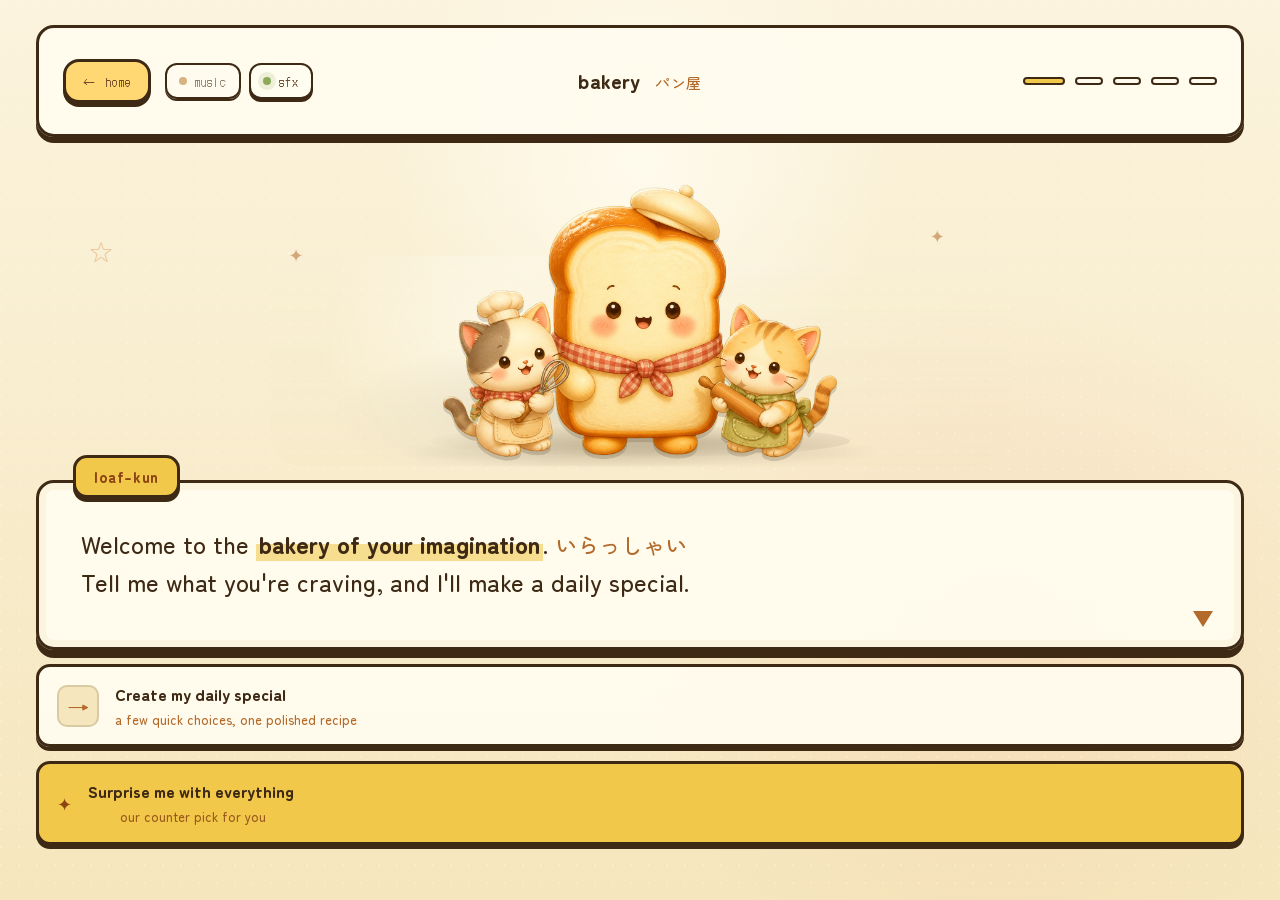
<file: bakery.html>
<!doctype html>
<html lang="en">
<head>
  <meta charset="utf-8" />
  <meta name="viewport" content="width=device-width, initial-scale=1, viewport-fit=cover" />
  <title>Judy's Bakery | ちいさなベーカリー</title>
  <meta name="description" content="A tiny English and Japanese bakery recipe picker with warm bread ideas." />
  <link rel="preconnect" href="https://fonts.googleapis.com" />
  <link rel="preconnect" href="https://fonts.gstatic.com" crossorigin />
  <link href="https://fonts.googleapis.com/css2?family=DotGothic16&family=M+PLUS+Rounded+1c:wght@400;500;700;800&family=Zen+Maru+Gothic:wght@400;500;700;800;900&display=swap" rel="stylesheet" />
  <link rel="stylesheet" href="bakery.css" />
</head>
<body>
  <main class="bakery-shell">
    <section class="bakery-card" aria-labelledby="bakery-title">
      <header class="bakery-top">
        <div class="gamebar-left">
          <a class="home-link" href="./index.html">home</a>
          <div class="audio-toggles" aria-label="audio controls">
            <button id="music-btn" class="sound-btn" type="button" aria-pressed="false">
              <span class="sound-dot"></span>
              music
            </button>
            <button id="sfx-btn" class="sound-btn playing" type="button" aria-pressed="true">
              <span class="sound-dot"></span>
              sfx
            </button>
          </div>
        </div>
        <h1 id="bakery-title" class="gamebar-title">
          bakery <span>パン屋</span>
        </h1>
        <div class="progress" aria-label="recipe progress">
          <span class="dot progress-chip active"></span>
          <span class="dot progress-chip"></span>
          <span class="dot progress-chip"></span>
          <span class="dot progress-chip"></span>
          <span class="dot progress-chip"></span>
        </div>
      </header>

      <div class="bakery-stage">
        <div class="scene-characters" aria-hidden="true">
          <span class="scene-sparkle sparkle-1">✦</span>
          <span class="scene-sparkle sparkle-2">✦</span>
          <span class="scene-sparkle sparkle-3">✦</span>
          <div class="speaker-portrait">
            <img class="mascot-sprite" src="./assets/bakery-mascot.png" alt="" decoding="async" />
          </div>
        </div>
      </div>

      <section class="dialog" aria-live="polite">
        <div class="dialog-head">
          <div>
            <p id="speaker-name" class="speaker-name"></p>
          </div>
          <p id="speaker-tag" class="speaker-tag"></p>
        </div>
        <p id="dialog-text"></p>
        <span id="dialog-cursor" class="dialog-cursor"></span>
      </section>

      <section id="choices" class="choices" aria-label="bakery choices"></section>
    </section>
  </main>

  <script src="./vendor-howler.min.js?v=2.2.4"></script>
  <script src="bakery.js?v=11" defer></script>
</body>
</html>
</file>
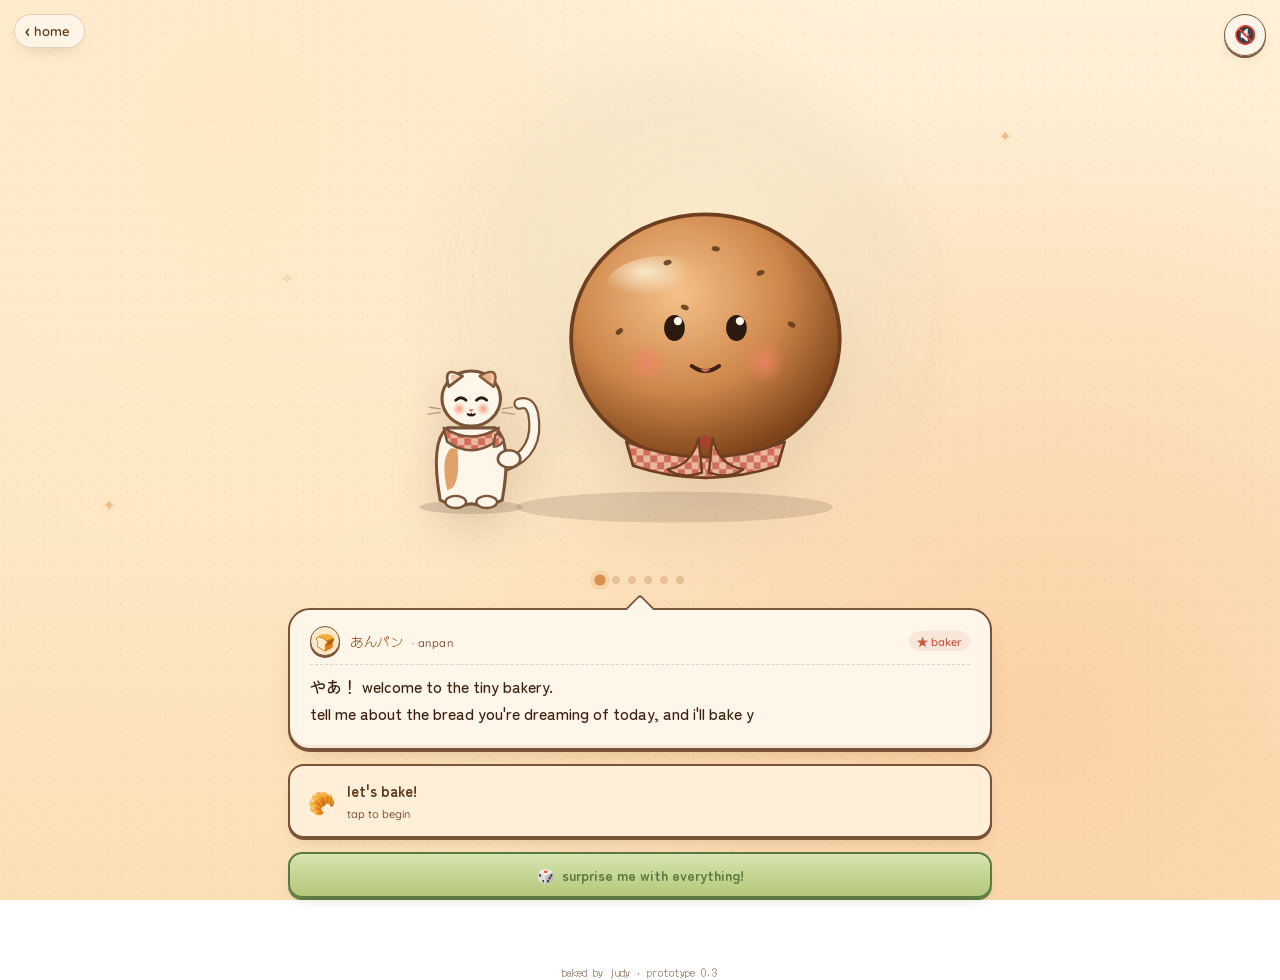
<file: baking.html>
<!doctype html>
<html lang="en">
<head>
  <meta charset="utf-8" />
  <meta name="viewport" content="width=device-width, initial-scale=1, viewport-fit=cover" />
  <meta name="theme-color" content="#FBE8C8" />
  <title>judy's bakery 🍞 — knead a recipe</title>
  <meta name="description" content="a tiny chatbot bakery — pick a texture, a flavor, a size, and i'll bake you a recipe." />

  <link rel="preconnect" href="https://fonts.googleapis.com" />
  <link rel="preconnect" href="https://fonts.gstatic.com" crossorigin />
  <link href="https://fonts.googleapis.com/css2?family=Quicksand:wght@400;500;600;700&family=DotGothic16&family=Zen+Maru+Gothic:wght@400;500;700&display=swap" rel="stylesheet" />

  <link rel="stylesheet" href="baking.css" />
</head>
<body>
  <!-- ambient: warm sparkles + drifting flour specks -->
  <div class="ambient" aria-hidden="true">
    <span class="dust d1"></span>
    <span class="dust d2"></span>
    <span class="dust d3"></span>
    <span class="dust d4"></span>
    <span class="sparkle s1">✦</span>
    <span class="sparkle s2">✦</span>
    <span class="sparkle s3">✧</span>
  </div>

  <!-- top controls -->
  <a class="back-home" href="./" aria-label="back to judy zhu">
    <span class="arrow">‹</span> <span class="label">home</span>
  </a>
  <button class="music-btn" id="music-btn" aria-label="toggle music" aria-pressed="false">
    <span class="ico ico-off">🔇</span>
    <span class="ico ico-on">🎵</span>
    <span class="ripple"></span>
  </button>

  <main class="stage">

    <!-- ── SCENE ── minimal: anpan + tiny chef cat -->
    <section class="scene-wrap">
      <svg class="scene" viewBox="0 0 360 280" preserveAspectRatio="xMidYMid meet" aria-hidden="true">
        <defs>
          <radialGradient id="warmLight" cx="55%" cy="42%" r="55%">
            <stop offset="0%"  stop-color="#FFF0CF" stop-opacity="0.95"/>
            <stop offset="100%" stop-color="#FFF0CF" stop-opacity="0"/>
          </radialGradient>
          <radialGradient id="anpanFill" cx="40%" cy="32%" r="68%">
            <stop offset="0%"  stop-color="#F4C189"/>
            <stop offset="58%" stop-color="#CE864A"/>
            <stop offset="100%" stop-color="#7E4419"/>
          </radialGradient>
          <radialGradient id="anpanShine" cx="32%" cy="26%" r="38%">
            <stop offset="0%"  stop-color="#FFF6E0" stop-opacity="0.8"/>
            <stop offset="100%" stop-color="#FFF6E0" stop-opacity="0"/>
          </radialGradient>
          <radialGradient id="cheek" cx="50%" cy="50%" r="50%">
            <stop offset="0%"  stop-color="#F08368" stop-opacity="0.75"/>
            <stop offset="100%" stop-color="#F08368" stop-opacity="0"/>
          </radialGradient>
          <pattern id="ginghamRed" width="8" height="8" patternUnits="userSpaceOnUse">
            <rect width="8" height="8" fill="#F4DCC6"/>
            <rect width="4" height="4" fill="#C95A47" opacity="0.85"/>
            <rect x="4" y="4" width="4" height="4" fill="#C95A47" opacity="0.85"/>
            <rect width="4" height="4" fill="#E2987C" opacity="0.55" x="4"/>
            <rect width="4" height="4" fill="#E2987C" opacity="0.55" y="4"/>
          </pattern>
        </defs>

        <!-- soft warm halo behind characters -->
        <circle cx="200" cy="130" r="150" fill="url(#warmLight)"/>

        <!-- ground shadow -->
        <ellipse cx="200" cy="248" rx="92" ry="9" fill="#3D2A1F" opacity="0.14"/>

        <!-- ─── CHEF CAT (small, left of anpan) — minimal clothing, full cat ─── -->
        <g class="cat" transform="translate(82 188)">
          <ellipse cx="0" cy="60" rx="30" ry="4" fill="#3D2A1F" opacity="0.16"/>
          <g class="bob-cat">
            <!-- curled tail (behind body) -->
            <path d="M20 36 Q40 28 36 6 Q34 -2 28 0"
                  fill="none" stroke="#7A5439" stroke-width="7" stroke-linecap="round"/>
            <path d="M20 36 Q40 28 36 6 Q34 -2 28 0"
                  fill="none" stroke="#FFF6EA" stroke-width="4.5" stroke-linecap="round"/>

            <!-- body (sitting, narrower-at-shoulders, wider-at-base) -->
            <path d="M-18 56 Q-24 22 -14 14 L14 14 Q24 22 18 56 Q10 60 0 58 Q-10 60 -18 56 Z"
                  fill="#FFF6EA" stroke="#7A5439" stroke-width="1.8" stroke-linejoin="round"/>

            <!-- subtle side calico patch -->
            <path d="M-12 26 Q-18 32 -14 50 Q-6 50 -8 26 Z" fill="#D98F4E" opacity="0.82"/>

            <!-- bandana — the one signature accessory -->
            <path d="M-16 14 Q0 24 16 14 L14 22 Q0 32 -14 22 Z"
                  fill="url(#ginghamRed)" stroke="#7A5439" stroke-width="1.4" stroke-linejoin="round"/>
            <path d="M14 18 q3 -1 5 3 q-2 4 -6 4 z" fill="url(#ginghamRed)" stroke="#7A5439" stroke-width="1.2"/>

            <!-- HEAD: proper round head sitting above body -->
            <ellipse cx="0" cy="-3" rx="17" ry="16" fill="#FFF6EA" stroke="#7A5439" stroke-width="1.8"/>

            <!-- ears (rounded triangle, pink interior) -->
            <path d="M-13 -10 Q-17 -23 -5 -16 Z" fill="#FFF6EA" stroke="#7A5439" stroke-width="1.6" stroke-linejoin="round"/>
            <path d="M-11 -13 Q-14 -19 -7 -16 Z" fill="#F08368" opacity="0.45"/>
            <path d="M13 -10 Q17 -23 5 -16 Z"  fill="#FFF6EA" stroke="#7A5439" stroke-width="1.6" stroke-linejoin="round"/>
            <path d="M11 -13 Q14 -19 7 -16 Z" fill="#F08368" opacity="0.45"/>
            <!-- right ear orange tip (calico) -->
            <path d="M13 -10 Q17 -23 5 -16 Z" fill="#D98F4E" opacity="0.4"/>

            <!-- face -->
            <circle cx="-7" cy="3" r="4" fill="url(#cheek)"/>
            <circle cx="7"  cy="3" r="4" fill="url(#cheek)"/>
            <g class="cat-eyes">
              <path d="M-9 -2 Q-6 -5 -3 -2" fill="none" stroke="#2A1A10" stroke-width="1.6" stroke-linecap="round"/>
              <path d="M3 -2 Q6 -5 9 -2"   fill="none" stroke="#2A1A10" stroke-width="1.6" stroke-linecap="round"/>
            </g>
            <!-- tiny nose -->
            <path d="M-1.6 3 L1.6 3 L0 5 Z" fill="#F08368"/>
            <!-- small mouth -->
            <path d="M-2 6 Q0 7.5 0 6 M2 6 Q0 7.5 0 6" fill="none" stroke="#2A1A10" stroke-width="1.2" stroke-linecap="round"/>

            <!-- whiskers (subtle) -->
            <path d="M-18 3 l-6 -1 M-18 5 l-7 1" stroke="#7A5439" stroke-width="0.8" stroke-linecap="round" opacity="0.5"/>
            <path d="M18 3 l6 -1 M18 5 l7 1"    stroke="#7A5439" stroke-width="0.8" stroke-linecap="round" opacity="0.5"/>

            <!-- waving paw (right) -->
            <g class="wave-paw">
              <ellipse cx="22" cy="32" rx="6.5" ry="5" fill="#FFF6EA" stroke="#7A5439" stroke-width="1.5"/>
            </g>

            <!-- two feet at base -->
            <ellipse cx="-9" cy="57" rx="6"   ry="3.5" fill="#FFF6EA" stroke="#7A5439" stroke-width="1.4"/>
            <ellipse cx="9"  cy="57" rx="6"   ry="3.5" fill="#FFF6EA" stroke="#7A5439" stroke-width="1.4"/>
          </g>
        </g>

        <!-- ─── ANPAN (main, centered right) ─── -->
        <g class="anpan" transform="translate(218 150)">
          <g class="bob-anpan">
            <!-- body -->
            <ellipse cx="0" cy="0" rx="78" ry="72" fill="url(#anpanFill)" stroke="#6E3F1F" stroke-width="2.2"/>
            <!-- glaze shine -->
            <ellipse cx="-22" cy="-30" rx="36" ry="18" fill="url(#anpanShine)"/>
            <!-- sesame seeds (sparse, intentional) -->
            <g fill="#5C3A1B" opacity="0.86">
              <ellipse cx="-22" cy="-44" rx="2.4" ry="1.5" transform="rotate(-18 -22 -44)"/>
              <ellipse cx="6"   cy="-52" rx="2.4" ry="1.5" transform="rotate(8 6 -52)"/>
              <ellipse cx="32"  cy="-38" rx="2.4" ry="1.5" transform="rotate(-22 32 -38)"/>
              <ellipse cx="50"  cy="-8"  rx="2.4" ry="1.5" transform="rotate(28 50 -8)"/>
              <ellipse cx="-50" cy="-4"  rx="2.4" ry="1.5" transform="rotate(-38 -50 -4)"/>
              <ellipse cx="-12" cy="-18" rx="2.4" ry="1.5" transform="rotate(20 -12 -18)"/>
            </g>
            <!-- cheeks -->
            <circle cx="-34" cy="14" r="12" fill="url(#cheek)"/>
            <circle cx="34"  cy="14" r="12" fill="url(#cheek)"/>
            <!-- eyes -->
            <g class="anpan-eyes">
              <ellipse cx="-18" cy="-6" rx="6"   ry="7.5" fill="#2A1A10"/>
              <ellipse cx="18"  cy="-6" rx="6"   ry="7.5" fill="#2A1A10"/>
              <circle  cx="-16" cy="-10" r="2.4" fill="#FFF6EA"/>
              <circle  cx="20"  cy="-10" r="2.4" fill="#FFF6EA"/>
            </g>
            <!-- soft closed-smile mouth (no open tongue) -->
            <path class="anpan-mouth" d="M-8 16 Q0 22 8 16" fill="none"
                  stroke="#3D2114" stroke-width="2.2" stroke-linecap="round"/>
            <path d="M-3 18 Q0 21 3 18" fill="#F08368" opacity="0.85"/>
            <!-- gingham scarf bow -->
            <g transform="translate(0 60)">
              <path d="M-46 0 Q0 18 46 0 L42 14 Q0 28 -42 14 Z"
                    fill="url(#ginghamRed)" stroke="#6E3F1F" stroke-width="1.6" stroke-linejoin="round"/>
              <path d="M-4 -2 Q-8 14 -22 16 Q-14 22 -2 18 Z"
                    fill="url(#ginghamRed)" stroke="#6E3F1F" stroke-width="1.4" stroke-linejoin="round"/>
              <path d="M4 -2 Q8 14 22 16 Q14 22 2 18 Z"
                    fill="url(#ginghamRed)" stroke="#6E3F1F" stroke-width="1.4" stroke-linejoin="round"/>
              <circle r="3.5" fill="#A8412E"/>
            </g>
          </g>
        </g>

      </svg>

      <!-- progress dots -->
      <div class="progress" role="progressbar" aria-label="recipe progress">
        <span class="dot active" data-step="0"></span>
        <span class="dot" data-step="1"></span>
        <span class="dot" data-step="2"></span>
        <span class="dot" data-step="3"></span>
        <span class="dot" data-step="4"></span>
        <span class="dot" data-step="5"></span>
      </div>
    </section>

    <!-- ── DIALOG ── -->
    <section class="dialog-stage">
      <div class="dialog-card" id="dialog">
        <div class="speaker">
          <span class="speaker-portrait" id="speaker-portrait" aria-hidden="true">🍞</span>
          <span class="speaker-name" id="speaker-name">あんパン <em>· anpan</em></span>
          <span class="speaker-tag" id="speaker-tag">★ baker</span>
        </div>
        <p class="dialog-text" id="dialog-text"></p>
        <span class="dialog-cursor" id="dialog-cursor">▼</span>
      </div>

      <div class="choices" id="choices"></div>
    </section>
  </main>

  <footer class="tiny-foot">
    <span>baked by judy · prototype 0.3</span>
  </footer>

  <script src="baking.js" defer></script>
</body>
</html>
</file>
<file: bakery.css>
:root {
  --cream: #FBF3DD;
  --cream-deep: #F5E6BD;
  --butter: #F2C84B;
  --butter-soft: #FFD773;
  --crust: #B36A2A;
  --crust-deep: #8B4513;
  --crust-dark: #5C2E0A;
  --peach: #F5A38D;
  --peach-soft: #FBC9B6;
  --strawberry: #E8627B;
  --matcha: #8DAA5B;
  --cat: #FFE8D6;
  --cat-shadow: #E8C9A8;
  --ink-warm: #3D2914;
  --ink-soft: #6B4423;
  --line-warm: rgba(61, 41, 20, 0.15);
  --line-warmer: rgba(61, 41, 20, 0.08);
  --paper: #FFFCF0;
  --brown: var(--ink-warm);
  --ink: var(--ink-warm);
  --soft-ink: var(--ink-soft);
  --toast: var(--crust);
  --toast-dark: var(--crust-dark);
  --green: var(--matcha);
  --green-dark: #627941;
  --line: var(--line-warm);
  --ease-bounce: cubic-bezier(0.34, 1.56, 0.64, 1);
  --ease-water: cubic-bezier(0.22, 0.61, 0.36, 1);
  --ease-settle: cubic-bezier(0.16, 1, 0.3, 1);
  --font-ui: "Zen Maru Gothic", "M PLUS Rounded 1c", system-ui, sans-serif;
  --font-body: "M PLUS Rounded 1c", "Zen Maru Gothic", system-ui, sans-serif;
  --font-jp: "Zen Maru Gothic", "M PLUS Rounded 1c", system-ui, sans-serif;
  --font-pixel: "DotGothic16", "Zen Maru Gothic", monospace;
}

* { box-sizing: border-box; }

body {
  margin: 0;
  min-height: 100dvh;
  overscroll-behavior: none;
  background:
    radial-gradient(circle at 50% 18%, rgba(255, 252, 240, 0.88), transparent 26%),
    radial-gradient(circle at 78% 72%, rgba(245, 163, 141, 0.18), transparent 30%),
    linear-gradient(180deg, var(--cream) 0%, var(--cream-deep) 100%);
  color: var(--ink);
  font-family: var(--font-ui);
  letter-spacing: 0;
}

body::before {
  content: "";
  position: fixed;
  inset: 0;
  pointer-events: none;
  background-image:
    radial-gradient(rgba(61, 41, 20, 0.1) 0.7px, transparent 0.7px),
    radial-gradient(rgba(255, 252, 240, 0.5) 0.8px, transparent 0.8px);
  background-position: 0 0, 10px 10px;
  background-size: 18px 18px;
  opacity: 0.58;
}

body::after {
  content: "☆";
  position: fixed;
  left: 7vw;
  top: 26vh;
  color: rgba(213, 143, 77, 0.44);
  font-size: 22px;
  pointer-events: none;
}

button, input { font: inherit; }

.bakery-shell {
  min-height: 100dvh;
  padding: clamp(14px, 2.8vh, 28px) clamp(14px, 3vw, 36px) 36px;
}

.bakery-card {
  position: relative;
  width: min(1360px, 100%);
  min-height: calc(100dvh - 64px);
  margin: 0 auto;
  display: grid;
  grid-template-rows: auto minmax(210px, 35vh) auto minmax(0, auto);
  gap: 14px;
}

.bakery-top,
.bakery-stage,
.scene-characters,
.progress,
.choice-btn,
.utility-row,
.recipe-meta,
.dialog-head {
  display: flex;
  align-items: center;
}

.bakery-top {
  min-height: 96px;
  padding: 18px 24px;
  border: 3px solid var(--ink-warm);
  border-radius: 18px;
  background: rgba(255, 252, 240, 0.88);
  box-shadow: 0 6px 0 var(--ink-warm);
  display: grid;
  grid-template-columns: minmax(0, 1fr) auto minmax(0, 1fr);
  gap: 16px;
}

.gamebar-left,
.audio-toggles {
  display: inline-flex;
  align-items: center;
}

.gamebar-left {
  gap: 14px;
  flex-wrap: wrap;
  justify-self: start;
}

.audio-toggles {
  gap: 8px;
}

.home-link {
  min-height: 44px;
  padding: 0 17px;
  border: 3px solid var(--ink-warm);
  border-radius: 16px;
  background: var(--butter-soft);
  color: var(--ink-soft);
  text-decoration: none;
  display: inline-flex;
  align-items: center;
  font-family: var(--font-pixel);
  font-size: 12px;
  letter-spacing: 0.1em;
  box-shadow: 0 4px 0 var(--ink-warm);
  transition: transform 160ms var(--ease-bounce), box-shadow 160ms var(--ease-bounce), background 160ms var(--ease-water);
}

.home-link::before {
  content: "←";
  margin-right: 10px;
}

.home-link:hover,
.home-link:focus-visible {
  background: var(--butter);
  outline: none;
  transform: translateY(-2px);
  box-shadow: 0 6px 0 var(--ink-warm);
}

.home-link:active {
  transform: translateY(2px);
  box-shadow: 0 2px 0 var(--ink-warm);
}

.gamebar-title {
  align-self: center;
  justify-self: center;
  margin: 0;
  color: var(--ink-warm);
  font-size: 20px;
  font-weight: 900;
  line-height: 1;
  letter-spacing: 0.02em;
}

.gamebar-title span {
  margin-left: 8px;
  color: var(--crust);
  font-size: 15px;
  font-weight: 500;
}

.sound-btn,
.pill-btn,
.choice-btn {
  border: 3px solid var(--ink-warm);
  background: var(--paper);
  color: var(--ink);
  cursor: pointer;
}

.sound-btn {
  min-height: 36px;
  padding: 0 12px;
  border-width: 2px;
  border-radius: 12px;
  display: inline-flex;
  align-items: center;
  gap: 8px;
  color: var(--ink-soft);
  font-family: var(--font-pixel);
  font-size: 12px;
  letter-spacing: 0.08em;
  box-shadow: 0 3px 0 var(--ink-warm);
}

.sound-dot {
  width: 8px;
  height: 8px;
  border-radius: 50%;
  background: #d8b282;
}

.sound-btn.playing .sound-dot {
  background: var(--matcha);
  box-shadow: 0 0 0 5px rgba(141, 170, 91, 0.16);
}

.sound-btn[aria-pressed="false"] {
  color: rgba(61, 41, 20, 0.62);
  background: rgba(255, 252, 240, 0.76);
  box-shadow: 0 2px 0 var(--ink-warm);
}

.sound-btn:disabled {
  cursor: not-allowed;
  opacity: 0.48;
}

.bakery-stage {
  position: relative;
  justify-content: center;
  align-items: flex-end;
  padding: 2px 18px 0;
  overflow: visible;
}

.bakery-stage::before {
  content: "";
  position: absolute;
  left: 50%;
  bottom: 0;
  z-index: 0;
  width: min(740px, 80%);
  height: min(210px, calc(100% - 6px));
  border-radius: 32px;
  background:
    radial-gradient(ellipse at 38% 76%, rgba(61, 41, 20, 0.12), transparent 34%),
    radial-gradient(circle at 72% 70%, rgba(242, 200, 75, 0.4) 0 6px, transparent 7px),
    radial-gradient(circle at 28% 38%, rgba(255, 252, 240, 0.72), transparent 28%),
    linear-gradient(180deg, rgba(255, 252, 240, 0.08), rgba(245, 230, 189, 0.18));
  opacity: 0.76;
  pointer-events: none;
  transform: translateX(-50%);
}

.scene-characters {
  position: relative;
  z-index: 1;
  justify-content: center;
  align-items: flex-end;
  gap: clamp(8px, 2.4vw, 28px);
  width: 100%;
  height: 100%;
}

.scene-characters::after {
  content: "";
  position: absolute;
  left: 50%;
  bottom: 3%;
  z-index: 0;
  width: min(420px, 52vw);
  height: 32px;
  border-radius: 50%;
  background:
    radial-gradient(ellipse at 58% 50%, rgba(61, 41, 20, 0.2), rgba(61, 41, 20, 0.08) 48%, transparent 74%);
  filter: none;
  transform: translateX(-50%);
}

.scene-sparkle {
  position: absolute;
  z-index: 3;
  color: rgba(179, 106, 42, 0.54);
  font-size: 18px;
  animation: sparkle 2.4s ease-in-out infinite;
  pointer-events: none;
}

.sparkle-1 { left: 20%; top: 28%; }
.sparkle-2 { right: 24%; top: 22%; animation-delay: 0.8s; }
.sparkle-3 { left: 58%; bottom: 22%; animation-delay: 1.6s; }

.speaker-portrait {
  position: relative;
  z-index: 2;
}

.speaker-portrait::before {
  content: "";
  position: absolute;
  left: 50%;
  bottom: 0;
  z-index: -1;
  border-radius: 50%;
  background: radial-gradient(ellipse at center, rgba(72, 45, 27, 0.17), rgba(72, 45, 27, 0.06) 58%, transparent 74%);
  filter: blur(3px);
  transform: translateX(-50%);
}

.speaker-portrait::before {
  width: min(84%, 560px);
  height: 28px;
}

.speaker-portrait {
  width: min(560px, 82vw);
  height: min(100%, 290px);
  display: flex;
  align-items: flex-end;
  justify-content: center;
  animation: idle-bob 2.8s ease-in-out infinite;
}

.mascot-sprite {
  position: relative;
  z-index: 1;
  width: auto;
  max-width: 100%;
  max-height: 100%;
  display: block;
  filter: drop-shadow(0 4px 0 rgba(61, 41, 20, 0.18));
}

.progress {
  justify-self: end;
  justify-content: flex-end;
  gap: 10px;
  margin: 0;
}

.dot {
  width: 28px;
  height: 8px;
  border: 2.5px solid var(--ink-warm);
  border-radius: 999px;
  background: rgba(255, 252, 240, 0.76);
  box-shadow: none;
  transition: width 220ms var(--ease-bounce), background 180ms var(--ease-water);
}

.dot.active {
  width: 42px;
  background: var(--butter);
}

.dot.done {
  background: var(--matcha);
}

@keyframes idle-bob {
  0%, 100% { transform: translateY(0) rotate(-0.4deg); }
  50% { transform: translateY(-6px) rotate(0.6deg); }
}

@keyframes sparkle {
  0%, 100% { opacity: 0.22; transform: scale(0.76) rotate(-12deg); }
  50% { opacity: 0.74; transform: scale(1.04) rotate(9deg); }
}

@keyframes step-in {
  from { opacity: 0; transform: translateY(18px); }
  to { opacity: 1; transform: translateY(0); }
}

.dialog {
  position: relative;
  width: min(100%, 100%);
  min-height: 154px;
  margin: 0 auto;
  padding: 42px 42px 30px;
  border: 3px solid var(--ink-warm);
  border-radius: 18px;
  background: rgba(255, 252, 240, 0.94);
  box-shadow:
    0 8px 0 var(--ink-warm),
    inset 0 0 0 7px rgba(251, 243, 221, 0.88);
}

.dialog-head {
  position: absolute;
  left: 34px;
  top: -28px;
  z-index: 2;
  justify-content: flex-start;
  gap: 10px;
  margin: 0;
  padding: 0;
  border: 0;
}

.speaker-name,
.speaker-tag {
  margin: 0;
}

.speaker-name {
  min-height: 42px;
  padding: 8px 18px;
  border: 3px solid var(--ink-warm);
  border-radius: 14px;
  background: var(--butter);
  color: var(--crust-deep);
  font-size: 15px;
  font-weight: 900;
  letter-spacing: 0.04em;
  box-shadow: 0 4px 0 var(--ink-warm);
}

.speaker-name .jp {
  margin-right: 0;
  color: inherit;
  font-family: var(--font-ui);
  font-weight: 500;
}

.speaker-tag {
  display: none;
}

#dialog-text {
  position: relative;
  z-index: 1;
  margin: 0;
  white-space: pre-line;
  color: var(--ink);
  font-size: clamp(18px, 2vw, 24px);
  line-height: 1.55;
  font-weight: 500;
}

#dialog-text .em {
  padding: 0 3px;
  background: linear-gradient(180deg, transparent 52%, rgba(242, 200, 75, 0.58) 52%);
  font-weight: 800;
}

#dialog-text .jp-gloss {
  color: var(--crust);
  font-size: 0.92em;
  font-weight: 500;
}

.dialog-cursor {
  position: absolute;
  right: 28px;
  bottom: 20px;
  display: none;
  width: 0;
  height: 0;
  border-left: 10px solid transparent;
  border-right: 10px solid transparent;
  border-top: 16px solid var(--crust);
  animation: bob 1s ease-in-out infinite;
}

.dialog-cursor.visible { display: block; }

@keyframes bob {
  0%, 100% { transform: translateY(0); }
  50% { transform: translateY(4px); }
}

.choices {
  width: 100%;
  margin: 0 auto;
  display: grid;
  grid-template-columns: 1fr;
  gap: 14px;
  align-content: start;
  animation: step-in 500ms var(--ease-settle);
}

.choices.grid-2 {
  grid-template-columns: repeat(2, minmax(0, 1fr));
}

.choices.grid-3 {
  grid-template-columns: repeat(3, minmax(0, 1fr));
}

.choice-btn {
  min-height: 76px;
  padding: 15px 18px;
  border-width: 3px;
  border-radius: 14px;
  gap: 16px;
  text-align: left;
  background: rgba(255, 252, 240, 0.92);
  box-shadow: 0 4px 0 var(--ink-warm);
  transition: transform 180ms var(--ease-bounce), background 180ms var(--ease-water), box-shadow 180ms var(--ease-bounce);
}

.choice-btn:hover,
.choice-btn:focus-visible,
.pill-btn:hover,
.pill-btn:focus-visible {
  transform: translateY(-2px);
  background: var(--butter-soft);
  outline: none;
  box-shadow: 0 6px 0 var(--ink-warm);
}

.choice-btn:active,
.pill-btn:active {
  transform: translateY(2px);
  box-shadow: 0 2px 0 var(--ink-warm);
}

.choice-btn.selected {
  background: var(--butter);
}

.choice-btn.selected::after {
  content: "✓";
  margin-left: auto;
  color: var(--crust-deep);
  font-size: 20px;
  font-weight: 900;
}

.choice-btn[data-icon="dice"] {
  background: var(--butter);
  border-color: var(--ink-warm);
  color: var(--crust-deep);
  text-align: center;
}

.choice-btn[data-icon="dice"]:hover,
.choice-btn[data-icon="dice"]:focus-visible {
  background: var(--butter-soft);
}

.choice-icon {
  width: 42px;
  height: 42px;
  display: grid;
  place-items: center;
  flex: 0 0 auto;
  border: 2px solid var(--line-warm);
  border-radius: 10px;
  background: var(--cream-deep);
  color: var(--crust);
  font-size: 22px;
  line-height: 1;
}

.choice-btn[data-icon="dice"] .choice-icon {
  width: auto;
  height: auto;
  border: 0;
  background: transparent;
  color: inherit;
  font-size: 18px;
}

.choice-label {
  display: block;
  color: var(--ink-warm);
  font-size: 16px;
  font-weight: 800;
}

.choice-hint {
  display: block;
  margin-top: 5px;
  color: var(--crust);
  font-size: 13px;
  line-height: 1.35;
  font-weight: 500;
}

.choice-btn[data-icon="dice"] .choice-hint {
  display: inline;
  margin-left: 4px;
  color: inherit;
  opacity: 0.84;
}

.full-row,
.slider-wrap,
.utility-row,
.recipe {
  grid-column: 1 / -1;
}

.slider-wrap {
  padding: 20px;
  border: 3px solid var(--ink-warm);
  border-radius: 18px;
  background: rgba(255, 252, 240, 0.92);
  box-shadow: 0 5px 0 var(--ink-warm);
}

.texture-steps {
  display: grid;
  grid-template-columns: repeat(5, minmax(0, 1fr));
  gap: 12px;
}

.texture-step-btn {
  min-height: 126px;
  padding: 14px 8px 12px;
  border: 3px solid var(--ink-warm);
  border-radius: 14px;
  background: var(--paper);
  color: var(--ink-warm);
  display: grid;
  place-items: center;
  gap: 8px;
  cursor: pointer;
  box-shadow: 0 3px 0 var(--ink-warm);
  transition: transform 180ms var(--ease-bounce), background 180ms var(--ease-water), box-shadow 180ms var(--ease-bounce);
}

.texture-step-btn:hover,
.texture-step-btn:focus-visible {
  background: var(--butter-soft);
  outline: none;
  transform: translateY(-2px);
  box-shadow: 0 5px 0 var(--ink-warm);
}

.texture-step-btn.selected {
  background: var(--butter);
  transform: translateY(-1px);
}

.mini-bread {
  width: 46px;
  height: 25px;
  border: 3px solid var(--crust-dark);
  border-radius: 50%;
  display: block;
  background: #F2C184;
  box-shadow: 0 8px 0 rgba(61, 41, 20, 0.08);
}

.mini-bread[data-level="0"] { width: 44px; background: #FFF7E3; }
.mini-bread[data-level="1"] { width: 48px; background: #FADCB5; }
.mini-bread[data-level="2"] { background: #D99A57; }
.mini-bread[data-level="3"] { background: #B36A2A; }
.mini-bread[data-level="4"] { background: #7C431F; }

.texture-step-label {
  display: block;
  font-size: 14px;
  font-weight: 800;
}

.texture-step-jp {
  display: block;
  color: var(--crust);
  font-size: 11px;
  font-weight: 500;
}

.slider-readout {
  display: flex;
  align-items: baseline;
  justify-content: space-between;
  gap: 16px;
  color: var(--soft-ink);
  font-size: 13px;
  font-weight: 900;
}

.slider-readout .big {
  color: var(--ink);
  font-size: 21px;
  font-weight: 900;
}

.utility-row {
  justify-content: space-between;
  flex-wrap: wrap;
  gap: 12px;
}

.pill-btn {
  min-height: 44px;
  padding: 0 18px;
  border-radius: 14px;
  font-weight: 800;
  box-shadow: 0 4px 0 var(--ink-warm);
  transition: transform 180ms var(--ease-bounce), background 180ms var(--ease-water), box-shadow 180ms var(--ease-bounce);
}

.pill-btn.primary {
  background: var(--butter);
  color: var(--crust-deep);
}

.pill-btn:disabled {
  opacity: 0.48;
  cursor: not-allowed;
  transform: none;
}

.recipe {
  padding: clamp(22px, 4vw, 34px);
  border: 4px solid var(--brown);
  border-radius: 24px;
  background: rgba(255, 250, 240, 0.97);
  box-shadow: 0 9px 0 rgba(106, 70, 48, 0.16);
}

.recipe-stamp,
.recipe-jp,
.tag {
  font-family: var(--font-jp);
}

.recipe-stamp {
  margin-bottom: 10px;
  color: var(--toast);
  font-size: 13px;
  font-weight: 600;
}

.recipe h2 {
  margin: 0 0 6px;
  font-size: clamp(28px, 4vw, 44px);
  line-height: 1.05;
}

.recipe-jp {
  margin: 0 0 18px;
  color: var(--toast);
  font-size: 18px;
}

.recipe-desc,
.recipe-note {
  color: var(--soft-ink);
  font-size: 15px;
  line-height: 1.62;
}

.recipe-grid {
  display: grid;
  grid-template-columns: repeat(2, minmax(0, 1fr));
  gap: 18px;
  margin-top: 22px;
}

.recipe h3 {
  margin: 0 0 10px;
  font-size: 15px;
}

.recipe ul,
.recipe ol {
  margin: 0;
  padding-left: 20px;
  color: var(--soft-ink);
  font-size: 13px;
  line-height: 1.6;
}

.recipe-meta {
  flex-wrap: wrap;
  gap: 8px;
  margin-top: 24px;
}

.tag {
  padding: 5px 10px;
  border-radius: 999px;
  background: #f8dfc0;
  color: var(--soft-ink);
  font-size: 11px;
}

@media (max-width: 760px) {
  .bakery-shell {
    padding: 10px 10px 24px;
  }

  .bakery-card {
    min-height: calc(100dvh - 30px);
    grid-template-rows: auto minmax(150px, 24vh) auto minmax(0, auto);
    gap: 10px;
  }

  /* 2-row header on mobile:
     row 1 — home + audio toggles | title | (spacer)
     row 2 — progress chips, centered */
  .bakery-top {
    min-height: auto;
    padding: 10px 12px;
    border-width: 2.5px;
    border-radius: 14px;
    grid-template-columns: auto 1fr;
    grid-template-rows: auto auto;
    gap: 8px 10px;
    justify-items: stretch;
    box-shadow: 0 4px 0 var(--ink-warm);
  }

  .gamebar-left {
    grid-column: 1;
    grid-row: 1;
    width: auto;
    gap: 6px;
    flex-wrap: nowrap;
    justify-content: flex-start;
    justify-self: start;
  }

  .audio-toggles {
    gap: 4px;
  }

  .gamebar-title {
    grid-column: 2;
    grid-row: 1;
    font-size: 15px;
    justify-self: end;
    align-self: center;
    text-align: right;
  }

  .gamebar-title span {
    margin-left: 6px;
    font-size: 11px;
  }

  .progress {
    grid-column: 1 / -1;
    grid-row: 2;
    justify-self: center;
    gap: 6px;
  }

  .home-link {
    min-height: 30px;
    padding: 0 11px;
    border-width: 2px;
    border-radius: 12px;
    font-size: 10px;
    box-shadow: 0 3px 0 var(--ink-warm);
  }

  .home-link::before {
    margin-right: 6px;
  }

  .sound-btn {
    min-height: 28px;
    padding: 0 9px;
    font-size: 10px;
    gap: 5px;
    box-shadow: 0 2px 0 var(--ink-warm);
  }

  .sound-dot {
    width: 6px;
    height: 6px;
  }

  .dot {
    width: 20px;
    height: 6px;
    border-width: 2px;
  }

  .dot.active { width: 32px; }

  .bakery-stage {
    padding: 0 10px;
  }

  .bakery-stage::before {
    bottom: 0;
    width: 100%;
    height: min(180px, calc(100% - 12px));
    border-radius: 22px;
    opacity: 0.72;
  }

  .scene-characters {
    gap: 2px;
    justify-content: center;
  }

  .speaker-portrait {
    width: min(78vw, 320px);
    height: min(100%, 200px);
  }

  .dialog {
    min-height: 96px;
    padding: 30px 18px 18px;
    border-width: 2.5px;
    border-radius: 16px;
    box-shadow:
      0 6px 0 var(--ink-warm),
      inset 0 0 0 5px rgba(251, 243, 221, 0.88);
  }

  .dialog-head {
    left: 18px;
    top: -22px;
    gap: 8px;
  }

  .speaker-name {
    min-height: 32px;
    padding: 5px 13px;
    font-size: 12px;
    border-width: 2.5px;
    border-radius: 12px;
    box-shadow: 0 3px 0 var(--ink-warm);
  }

  #dialog-text {
    font-size: 15px;
    line-height: 1.5;
  }

  .dialog-cursor {
    right: 18px;
    bottom: 14px;
    border-left-width: 8px;
    border-right-width: 8px;
    border-top-width: 12px;
  }

  .choices {
    gap: 8px;
  }

  .slider-wrap {
    padding: 14px;
    border-width: 2.5px;
    border-radius: 14px;
    box-shadow: 0 3px 0 var(--ink-warm);
  }

  .texture-steps {
    gap: 6px;
  }

  .texture-step-btn {
    min-height: 84px;
    padding: 8px 4px 8px;
    gap: 6px;
    border-width: 2.5px;
    border-radius: 12px;
    box-shadow: 0 2px 0 var(--ink-warm);
  }

  .mini-bread {
    width: 30px;
    height: 18px;
    border-width: 2.5px;
  }

  .texture-step-label { font-size: 12px; }
  .texture-step-jp { font-size: 10px; }

  .choice-btn {
    min-height: 60px;
    padding: 10px 12px;
    border-width: 2.5px;
    border-radius: 12px;
    gap: 12px;
    box-shadow: 0 3px 0 var(--ink-warm);
  }

  .choice-icon {
    width: 36px;
    height: 36px;
    border-radius: 9px;
    font-size: 20px;
  }

  .choice-label { font-size: 14px; }
  .choice-hint { font-size: 12px; line-height: 1.35; }

  .pill-btn {
    min-height: 38px;
    padding: 0 14px;
    font-size: 13px;
    border-width: 2.5px;
    border-radius: 12px;
    box-shadow: 0 3px 0 var(--ink-warm);
  }

  .recipe {
    padding: 18px;
    border-width: 3px;
    border-radius: 18px;
    box-shadow: 0 6px 0 rgba(106, 70, 48, 0.16);
  }

  .recipe-grid {
    grid-template-columns: 1fr;
    gap: 14px;
  }
}

@media (prefers-reduced-motion: reduce) {
  *,
  *::before,
  *::after {
    animation-duration: 0.001ms !important;
    animation-iteration-count: 1 !important;
    scroll-behavior: auto !important;
    transition-duration: 0.001ms !important;
  }
}
</file>
<file: baking.css>
/* judy's bakery — chatbot prototype v0.2
   warm tones · ds-game dialog · richer scene · smooth on mobile */

:root {
  --cream: #FBE8C8;
  --cream-deep: #F4D5A4;
  --butter: #F7C78A;
  --crust: #D9904E;
  --crust-deep: #A8642F;
  --cocoa: #5C3A1B;
  --cocoa-soft: #7A5439;
  --jam: #C95A47;
  --jam-soft: #E78A6B;
  --milk: #FFF6EA;
  --milk-warm: #FFEFD8;
  --matcha: #9DB87A;
  --matcha-deep: #5C7944;
  --sky: #BFD9E2;
  --ink: #3D2114;
  --line: rgba(92, 58, 27, 0.18);
  --line-soft: rgba(92, 58, 27, 0.09);
  --shadow-warm: 0 10px 28px -14px rgba(168, 100, 47, 0.45);
  --shadow-soft: 0 6px 18px -10px rgba(92, 58, 27, 0.35);

  --rounded: "Quicksand", "Zen Maru Gothic", -apple-system, system-ui, sans-serif;
  --maru: "Zen Maru Gothic", "Quicksand", system-ui, sans-serif;
  --pixel: "DotGothic16", "Quicksand", monospace;

  --ease-bounce: cubic-bezier(0.34, 1.6, 0.5, 1);
  --ease-out: cubic-bezier(0.16, 1, 0.3, 1);
}

* { box-sizing: border-box; margin: 0; padding: 0; }

html, body {
  height: 100%;
  -webkit-font-smoothing: antialiased;
  -moz-osx-font-smoothing: grayscale;
  text-size-adjust: 100%;
}

body {
  font-family: var(--rounded);
  color: var(--ink);
  background:
    radial-gradient(circle at 18% 12%, #FFE9C6 0%, transparent 45%),
    radial-gradient(circle at 82% 80%, #FBD2A8 0%, transparent 50%),
    linear-gradient(180deg, #FFF1D8 0%, #FBE0B5 100%);
  background-attachment: fixed;
  overflow-x: hidden;
  min-height: 100vh;
  min-height: 100svh;
  padding-bottom: env(safe-area-inset-bottom);
}

/* paper grain */
body::before {
  content: "";
  position: fixed; inset: 0;
  background-image:
    radial-gradient(rgba(168, 100, 47, 0.06) 1px, transparent 1px),
    radial-gradient(rgba(168, 100, 47, 0.04) 1px, transparent 1px);
  background-size: 22px 22px, 13px 13px;
  background-position: 0 0, 11px 11px;
  pointer-events: none;
  z-index: 0;
}

/* ─── ambient: flour specks + sparkles ─── */
.ambient {
  position: fixed; inset: 0;
  pointer-events: none;
  z-index: 1;
  overflow: hidden;
}
.dust {
  position: absolute;
  width: 5px; height: 5px;
  border-radius: 50%;
  background: rgba(255, 248, 232, 0.85);
  box-shadow: 0 0 6px rgba(255, 240, 210, 0.7);
  opacity: 0;
  animation: drift 14s linear infinite;
}
.dust.d1 { left:  8%; top: 100%; animation-delay: 0s;    }
.dust.d2 { left: 28%; top: 100%; animation-delay: 2.5s;  }
.dust.d3 { left: 48%; top: 100%; animation-delay: 5s;    width: 3px; height: 3px; }
.dust.d4 { left: 68%; top: 100%; animation-delay: 7s;    }
.dust.d5 { left: 84%; top: 100%; animation-delay: 9.5s;  width: 4px; height: 4px; }
.dust.d6 { left: 18%; top: 100%; animation-delay: 11s;   width: 3px; height: 3px; }
@keyframes drift {
  0%   { transform: translateY(0) translateX(0); opacity: 0; }
  10%  { opacity: 0.85; }
  50%  { transform: translateY(-55vh) translateX(20px); }
  100% { transform: translateY(-110vh) translateX(-15px); opacity: 0; }
}

.sparkle {
  position: absolute;
  font-size: 16px;
  color: var(--crust);
  opacity: 0.5;
  animation: twinkle 3.6s ease-in-out infinite;
  text-shadow: 0 0 6px rgba(247, 199, 138, 0.6);
}
.s1 { top: 14%; left: 78%; animation-delay: 0s; }
.s2 { top: 55%; left: 8%;  animation-delay: 1.2s; }
.s3 { top: 30%; left: 22%; animation-delay: 2.1s; font-size: 13px; }
.s4 { top: 68%; left: 90%; animation-delay: 0.6s; font-size: 14px; }
@keyframes twinkle {
  0%, 100% { transform: scale(0.7) rotate(0deg);   opacity: 0.2; }
  50%      { transform: scale(1.15) rotate(20deg); opacity: 0.85; }
}

/* ─── top controls ─── */
.back-home {
  position: fixed;
  top: 14px; left: 14px;
  z-index: 10;
  display: inline-flex; align-items: center; gap: 4px;
  padding: 7px 14px 7px 10px;
  font-family: var(--rounded);
  font-weight: 600;
  font-size: 13px;
  color: var(--cocoa);
  text-decoration: none;
  background: rgba(255, 246, 234, 0.85);
  backdrop-filter: blur(6px);
  -webkit-backdrop-filter: blur(6px);
  border: 1.5px solid var(--line);
  border-radius: 999px;
  box-shadow: var(--shadow-soft);
  transition: transform 0.25s var(--ease-bounce), background 0.2s;
}
.back-home:hover { background: var(--milk); transform: translateY(-1px) scale(1.03); }
.back-home .arrow { font-size: 18px; line-height: 1; }

.music-btn {
  position: fixed;
  top: 14px; right: 14px;
  z-index: 10;
  width: 42px; height: 42px;
  border-radius: 50%;
  background: rgba(255, 246, 234, 0.92);
  border: 1.8px solid var(--cocoa-soft);
  box-shadow: 0 2px 0 var(--cocoa-soft), var(--shadow-soft);
  cursor: pointer;
  display: grid; place-items: center;
  font-size: 18px;
  transition: transform 0.2s var(--ease-bounce), background 0.2s;
  -webkit-tap-highlight-color: transparent;
  overflow: hidden;
}
.music-btn:hover { transform: translateY(-2px) scale(1.05); background: var(--milk); }
.music-btn:active { transform: translateY(0); box-shadow: 0 1px 0 var(--cocoa-soft); }
.music-btn .ico { position: absolute; transition: transform 0.3s var(--ease-bounce), opacity 0.2s; }
.music-btn .ico-on  { transform: translateY(40px); opacity: 0; }
.music-btn .ico-off { transform: translateY(0); opacity: 1; }
.music-btn.playing .ico-on  { transform: translateY(0); opacity: 1; animation: note-pulse 1.1s ease-in-out infinite; }
.music-btn.playing .ico-off { transform: translateY(-40px); opacity: 0; }
.music-btn .ripple {
  position: absolute; inset: -2px;
  border-radius: 50%;
  border: 2px solid var(--crust);
  opacity: 0;
  pointer-events: none;
}
.music-btn.playing .ripple {
  animation: ripple 2.2s ease-out infinite;
}
@keyframes ripple {
  0%   { transform: scale(1);    opacity: 0.6; }
  100% { transform: scale(1.6);  opacity: 0; }
}
@keyframes note-pulse {
  0%, 100% { transform: translateY(0) rotate(0deg); }
  50%      { transform: translateY(-2px) rotate(-8deg); }
}

/* ─── stage layout ─── */
.stage {
  position: relative;
  z-index: 2;
  max-width: 620px;
  margin: 0 auto;
  padding: 70px 18px 40px;
  display: flex;
  flex-direction: column;
  gap: 18px;
  min-height: 100vh;
  min-height: 100svh;
}

/* ─── scene ─── */
.scene-wrap {
  position: relative;
  display: flex;
  flex-direction: column;
  align-items: center;
}
.scene {
  width: 100%;
  max-width: 540px;
  height: auto;
  display: block;
  filter: drop-shadow(0 16px 22px rgba(122, 84, 57, 0.22));
  border-radius: 20px;
  overflow: visible;
}

/* character animation groups */
.bob-anpan { transform-origin: center bottom; animation: bob-anpan 3.8s ease-in-out infinite; }
.bob-cat   { transform-origin: center bottom; animation: bob-cat 4.2s ease-in-out infinite -0.6s; }

@keyframes bob-anpan {
  0%, 100% { transform: translateY(0)    rotate(-1.5deg); }
  50%      { transform: translateY(-5px) rotate(1.5deg); }
}
@keyframes bob-cat {
  0%, 100% { transform: translateY(0)    rotate(-2deg); }
  50%      { transform: translateY(-4px) rotate(2deg); }
}

/* eye blinks */
.anpan-eyes { animation: blink 4.8s infinite; transform-origin: center; transform-box: fill-box; }
.cat-eyes   { animation: blink 5.4s infinite -1.2s; transform-origin: center; transform-box: fill-box; }
@keyframes blink {
  0%, 92%, 100% { transform: scaleY(1); }
  94%, 98%      { transform: scaleY(0.1); }
}

/* waving paw */
.wave-paw { animation: wave 2.6s ease-in-out infinite; transform-origin: 22px 30px; transform-box: fill-box; }
@keyframes wave {
  0%, 100% { transform: rotate(-10deg); }
  50%      { transform: rotate(22deg); }
}

/* progress */
.progress {
  display: flex; gap: 8px;
  margin-top: 14px;
}
.progress .dot {
  width: 8px; height: 8px;
  border-radius: 50%;
  background: rgba(168, 100, 47, 0.25);
  transition: all 0.35s var(--ease-out);
}
.progress .dot.active {
  background: var(--crust);
  transform: scale(1.4);
  box-shadow: 0 0 0 3px rgba(217, 144, 78, 0.18);
}
.progress .dot.done { background: var(--matcha); }

/* ─── dialog (3DS-style) ─── */
.dialog-stage {
  display: flex;
  flex-direction: column;
  gap: 14px;
}
.dialog-card {
  position: relative;
  background: var(--milk);
  border: 2.5px solid var(--cocoa-soft);
  border-radius: 22px;
  padding: 16px 20px 22px;
  box-shadow:
    inset 0 -3px 0 rgba(122, 84, 57, 0.08),
    0 2px 0 var(--cocoa-soft),
    var(--shadow-warm);
  font-family: var(--maru);
  animation: pop-in 0.5s var(--ease-bounce);
}
.dialog-card::before {
  content: "";
  position: absolute;
  top: -12px;
  left: 50%;
  transform: translateX(-50%) rotate(45deg);
  width: 18px; height: 18px;
  background: var(--milk);
  border-top: 2.5px solid var(--cocoa-soft);
  border-left: 2.5px solid var(--cocoa-soft);
  border-top-left-radius: 4px;
}
@keyframes pop-in {
  from { transform: translateY(8px) scale(0.96); opacity: 0; }
  to   { transform: translateY(0) scale(1); opacity: 1; }
}

.speaker {
  display: flex; align-items: center;
  gap: 10px;
  margin-bottom: 8px;
  padding-bottom: 8px;
  border-bottom: 1.5px dashed var(--line);
}
.speaker-portrait {
  display: inline-grid; place-items: center;
  width: 30px; height: 30px;
  border-radius: 50%;
  background: var(--cream);
  border: 1.5px solid var(--cocoa-soft);
  font-size: 16px;
  flex-shrink: 0;
  box-shadow: 0 2px 0 var(--cocoa-soft);
  animation: portrait-pop 0.4s var(--ease-bounce);
}
@keyframes portrait-pop {
  from { transform: scale(0.6) rotate(-15deg); opacity: 0; }
  to   { transform: scale(1) rotate(0); opacity: 1; }
}
.speaker-name {
  font-family: var(--pixel);
  font-size: 13px;
  color: var(--crust-deep);
  letter-spacing: 0.5px;
  flex: 1;
}
.speaker-name em {
  font-family: var(--rounded);
  font-style: normal;
  font-size: 11px;
  color: var(--cocoa-soft);
  font-weight: 500;
}
.speaker-tag {
  font-family: var(--rounded);
  font-size: 11px;
  font-weight: 600;
  color: var(--jam);
  background: rgba(201, 90, 71, 0.1);
  padding: 2px 8px;
  border-radius: 999px;
  white-space: nowrap;
}

.dialog-text {
  font-size: 15px;
  line-height: 1.65;
  color: var(--ink);
  min-height: 3.3em;
  white-space: pre-wrap;
  font-weight: 500;
}

.dialog-cursor {
  position: absolute;
  right: 18px; bottom: 12px;
  color: var(--crust);
  font-size: 14px;
  opacity: 0;
  animation: cursor-bounce 1s ease-in-out infinite;
}
.dialog-cursor.visible { opacity: 1; }
@keyframes cursor-bounce {
  0%, 100% { transform: translateY(0); }
  50%      { transform: translateY(4px); }
}

/* ─── choices ─── */
.choices {
  display: flex;
  flex-direction: column;
  gap: 10px;
  min-height: 80px;
}

.choice-btn {
  font-family: var(--maru);
  font-weight: 600;
  font-size: 15px;
  color: var(--cocoa);
  background: var(--milk-warm);
  border: 2px solid var(--cocoa-soft);
  border-radius: 16px;
  padding: 14px 18px;
  text-align: left;
  cursor: pointer;
  display: flex; align-items: center; gap: 12px;
  box-shadow: 0 2px 0 var(--cocoa-soft), 0 8px 18px -10px rgba(92, 58, 27, 0.3);
  transition: transform 0.18s var(--ease-bounce), background 0.18s, box-shadow 0.18s;
  animation: slide-in 0.45s var(--ease-out) both;
  -webkit-tap-highlight-color: transparent;
}
.choice-btn:nth-child(1) { animation-delay: 0.05s; }
.choice-btn:nth-child(2) { animation-delay: 0.12s; }
.choice-btn:nth-child(3) { animation-delay: 0.19s; }
.choice-btn:nth-child(4) { animation-delay: 0.26s; }
.choice-btn:nth-child(5) { animation-delay: 0.33s; }

@keyframes slide-in {
  from { opacity: 0; transform: translateY(10px); }
  to   { opacity: 1; transform: translateY(0); }
}

.choice-btn:hover, .choice-btn:focus-visible {
  background: var(--cream);
  outline: none;
  transform: translateY(-2px);
  box-shadow: 0 4px 0 var(--cocoa-soft), 0 12px 20px -10px rgba(92, 58, 27, 0.45);
}
.choice-btn:active {
  transform: translateY(1px);
  box-shadow: 0 1px 0 var(--cocoa-soft);
}
.choice-btn.selected {
  background: var(--butter);
  border-color: var(--crust-deep);
  color: var(--crust-deep);
}
.choice-btn .emoji { font-size: 22px; flex-shrink: 0; }
.choice-btn .label { flex: 1; }
.choice-btn .hint {
  font-size: 11px;
  font-weight: 500;
  color: var(--cocoa-soft);
  font-family: var(--rounded);
}

/* ─── texture slider ─── */
.slider-wrap {
  background: var(--milk-warm);
  border: 2px solid var(--cocoa-soft);
  border-radius: 18px;
  padding: 18px 16px 14px;
  box-shadow: 0 2px 0 var(--cocoa-soft);
  animation: slide-in 0.45s var(--ease-out) both;
}
.slider-labels {
  display: flex; justify-content: space-between;
  font-family: var(--maru);
  font-weight: 700;
  font-size: 14px;
  color: var(--crust-deep);
  margin-bottom: 6px;
  letter-spacing: 0;
}
.slider-labels .jp {
  display: block;
  font-family: var(--maru);
  font-size: 11px;
  color: var(--cocoa-soft);
  font-weight: 500;
  margin-top: 2px;
}
.slider-track {
  position: relative;
  height: 36px;
  display: flex;
  align-items: center;
}
.texture-slider {
  -webkit-appearance: none;
  appearance: none;
  width: 100%;
  height: 8px;
  border-radius: 999px;
  background: linear-gradient(90deg, #FFEAC4 0%, #D9904E 100%);
  border: 1.5px solid var(--cocoa-soft);
  outline: none;
}
.texture-slider::-webkit-slider-thumb {
  -webkit-appearance: none;
  appearance: none;
  width: 28px; height: 28px;
  border-radius: 50%;
  background: var(--milk);
  border: 2.5px solid var(--crust-deep);
  cursor: grab;
  box-shadow: 0 3px 8px rgba(92, 58, 27, 0.35);
  transition: transform 0.15s;
}
.texture-slider::-webkit-slider-thumb:active { transform: scale(1.15); cursor: grabbing; }
.texture-slider::-moz-range-thumb {
  width: 28px; height: 28px;
  border-radius: 50%;
  background: var(--milk);
  border: 2.5px solid var(--crust-deep);
  cursor: grab;
}
.slider-readout {
  margin-top: 10px;
  text-align: center;
  font-family: var(--maru);
  font-weight: 600;
  color: var(--cocoa);
  font-size: 14px;
}
.slider-readout .big {
  display: block;
  font-family: var(--maru);
  font-weight: 700;
  font-size: 18px;
  color: var(--crust-deep);
  margin-bottom: 2px;
  letter-spacing: 0.2px;
}

/* ─── confirm bar ─── */
.confirm-row {
  display: flex; gap: 10px;
  margin-top: 8px;
  animation: slide-in 0.45s var(--ease-out) both;
}
.btn-primary, .btn-ghost {
  flex: 1;
  font-family: var(--maru);
  font-weight: 700;
  font-size: 15px;
  border-radius: 14px;
  padding: 13px 18px;
  cursor: pointer;
  transition: transform 0.18s var(--ease-bounce), background 0.18s;
  -webkit-tap-highlight-color: transparent;
}
.btn-primary {
  background: var(--crust);
  color: var(--milk);
  border: 2px solid var(--crust-deep);
  box-shadow: 0 3px 0 var(--crust-deep), 0 8px 18px -8px rgba(168, 100, 47, 0.5);
}
.btn-primary:hover { background: var(--crust-deep); transform: translateY(-2px); }
.btn-primary:active { transform: translateY(1px); box-shadow: 0 1px 0 var(--crust-deep); }
.btn-ghost {
  background: transparent;
  color: var(--cocoa-soft);
  border: 2px dashed var(--line);
}
.btn-ghost:hover { background: var(--milk); color: var(--cocoa); }

/* surprise-me — accent green, slightly playful */
.btn-surprise {
  font-family: var(--maru);
  font-weight: 700;
  font-size: 14px;
  color: var(--matcha-deep);
  background: linear-gradient(180deg, #D5E5B0 0%, #B4C879 100%);
  border: 2px solid var(--matcha-deep);
  border-radius: 14px;
  padding: 11px 16px;
  margin-top: 4px;
  cursor: pointer;
  display: flex; align-items: center; justify-content: center; gap: 8px;
  box-shadow: 0 2px 0 var(--matcha-deep), 0 6px 14px -8px rgba(92, 121, 68, 0.45);
  transition: transform 0.2s var(--ease-bounce), background 0.2s;
  animation: slide-in 0.5s var(--ease-out) both;
  -webkit-tap-highlight-color: transparent;
}
.btn-surprise:hover {
  transform: translateY(-2px) rotate(-1deg);
  background: linear-gradient(180deg, #C5DCA0 0%, #A0B868 100%);
}
.btn-surprise:active { transform: translateY(1px); box-shadow: 0 1px 0 var(--matcha-deep); }
.btn-surprise .die {
  display: inline-block;
  animation: die-shake 2.4s ease-in-out infinite;
}
@keyframes die-shake {
  0%, 85%, 100% { transform: rotate(0); }
  88%           { transform: rotate(-18deg); }
  92%           { transform: rotate(20deg); }
  96%           { transform: rotate(-10deg); }
}

/* ─── recipe card ─── */
.recipe {
  background: var(--milk);
  border: 2.5px solid var(--cocoa-soft);
  border-radius: 22px;
  padding: 22px 22px 24px;
  box-shadow: 0 3px 0 var(--cocoa-soft), var(--shadow-warm);
  animation: pop-in 0.6s var(--ease-bounce);
  position: relative;
}
.recipe::after {
  content: "★";
  position: absolute;
  top: -14px; right: 18px;
  background: var(--jam);
  color: var(--milk);
  width: 30px; height: 30px;
  border-radius: 50%;
  display: grid; place-items: center;
  font-size: 14px;
  box-shadow: 0 2px 0 #8e3a2c;
  animation: spin-star 6s linear infinite;
}
.recipe.surprise::after {
  content: "✦";
  background: var(--matcha-deep);
  box-shadow: 0 2px 0 #3f5a30;
}
@keyframes spin-star {
  from { transform: rotate(0); }
  to   { transform: rotate(360deg); }
}

.recipe-stamp {
  font-family: var(--pixel);
  font-size: 11px;
  letter-spacing: 1px;
  color: var(--jam);
  text-transform: uppercase;
  margin-bottom: 6px;
}
.recipe.surprise .recipe-stamp { color: var(--matcha-deep); }

.recipe-name {
  font-family: var(--maru);
  font-size: 23px;
  font-weight: 700;
  color: var(--crust-deep);
  line-height: 1.25;
  margin-bottom: 4px;
}
.recipe-name .jp {
  display: block;
  font-size: 14px;
  color: var(--cocoa-soft);
  font-weight: 500;
  margin-top: 4px;
}
.recipe-desc {
  font-size: 14px;
  line-height: 1.6;
  color: var(--ink);
  margin: 12px 0 8px;
  font-weight: 500;
}
.recipe-dough {
  font-size: 12.5px;
  line-height: 1.55;
  color: var(--cocoa-soft);
  font-style: italic;
  margin: 0 0 16px;
  padding-left: 10px;
  border-left: 2px solid var(--cream-deep);
}
.recipe-inspired {
  font-size: 12px;
  color: var(--cocoa-soft);
  font-style: italic;
  padding: 8px 12px;
  background: var(--milk-warm);
  border-left: 3px solid var(--crust);
  border-radius: 6px;
  margin-bottom: 18px;
}
.recipe.surprise .recipe-inspired {
  border-left-color: var(--matcha-deep);
  background: #F0F0D6;
}

.recipe-section { margin-bottom: 16px; }
.recipe-section h3 {
  font-family: var(--pixel);
  font-size: 13px;
  color: var(--crust-deep);
  margin-bottom: 8px;
  letter-spacing: 0.5px;
}
.recipe-section ul, .recipe-section ol {
  padding-left: 22px;
  font-size: 14px;
  line-height: 1.7;
  color: var(--ink);
}
.recipe-section li { margin-bottom: 4px; }
.recipe-section li::marker { color: var(--crust); }

.recipe-meta {
  display: flex; gap: 8px; flex-wrap: wrap;
  margin-top: 14px;
  padding-top: 14px;
  border-top: 1.5px dashed var(--line);
}
.recipe-meta .tag {
  font-family: var(--rounded);
  font-size: 12px;
  font-weight: 600;
  padding: 4px 10px;
  border-radius: 999px;
  background: var(--cream);
  color: var(--cocoa);
  border: 1px solid var(--line);
}
.recipe-meta .tag.flavor-savory  { background: #F8D9B0; }
.recipe-meta .tag.flavor-bitter  { background: #D7C9A8; }
.recipe-meta .tag.flavor-sweet   { background: #F8C3B7; }
.recipe-meta .tag.flavor-sour    { background: #E6E4A8; }
.recipe-meta .tag.surprise-tag   { background: var(--matcha); color: var(--matcha-deep); border-color: var(--matcha-deep); }
.recipe-meta .tag.restriction-tag {
  background: #EFE4D2;
  color: var(--cocoa);
  border: 1px dashed var(--cocoa-soft);
}

/* dietary swaps section */
.recipe-section.subs {
  background: linear-gradient(180deg, #F6F0DC 0%, #EFE4C8 100%);
  border: 1.5px dashed var(--cocoa-soft);
  border-radius: 12px;
  padding: 12px 14px 10px;
  margin-top: 14px;
}
.recipe-section.subs h3 {
  color: var(--matcha-deep);
  margin-bottom: 6px;
}
.recipe-section.subs ul {
  padding-left: 18px;
  font-size: 13px;
  line-height: 1.6;
}
.recipe-section.subs li::marker { color: var(--matcha-deep); }

/* ─── footer ─── */
.tiny-foot {
  margin-top: auto;
  padding-top: 16px;
  text-align: center;
  font-family: var(--pixel);
  font-size: 11px;
  color: var(--cocoa-soft);
  opacity: 0.7;
}

/* ─── responsive ─── */
@media (min-width: 720px) {
  .stage {
    max-width: 760px;
    padding: 80px 28px 50px;
    gap: 24px;
  }
  .scene { max-width: 620px; }
  .dialog-text { font-size: 16px; }
  .recipe-name { font-size: 27px; }
}

@media (prefers-reduced-motion: reduce) {
  *, *::before, *::after {
    animation-duration: 0.01ms !important;
    animation-iteration-count: 1 !important;
    transition-duration: 0.01ms !important;
  }
  .bob-slow, .bob-a, .bob-b, .bob-c, .bob-d,
  .dust, .sparkle, .wave-paw, .wave-paw-b, .zz text {
    animation: none !important;
  }
}
</file>
